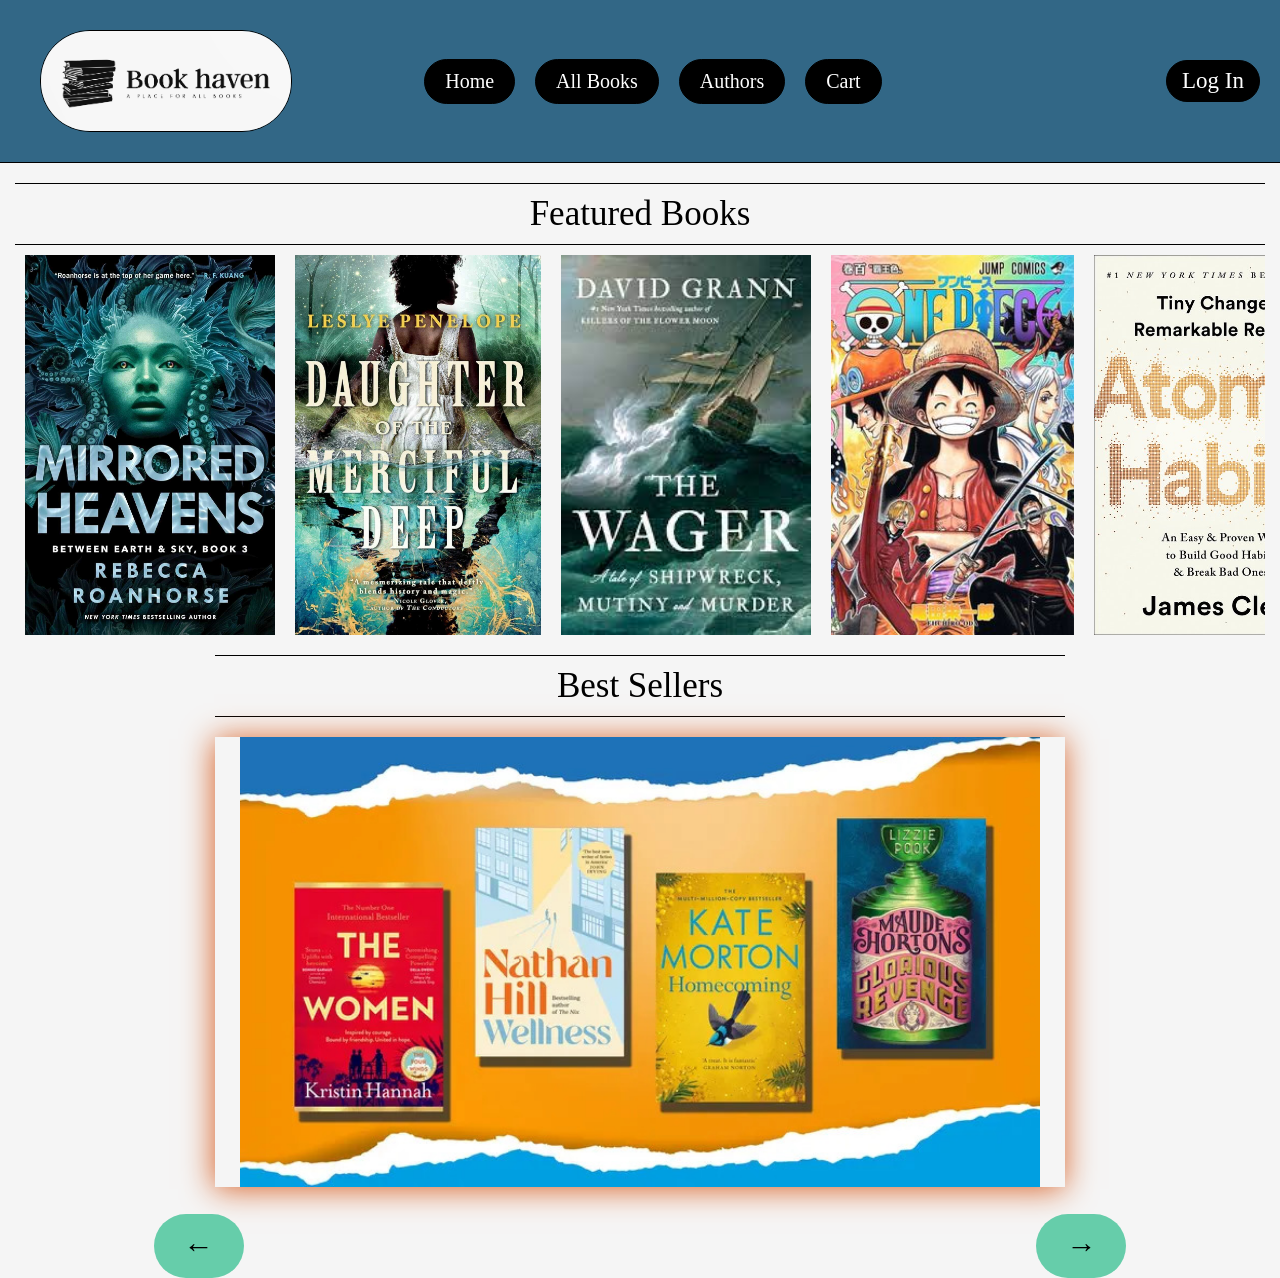
<file: index.html>
<!DOCTYPE html>
<html lang="en">
<head>
    <meta charset="UTF-8">
    <meta name="viewport" content="width=device-width, initial-scale=1.0">
    <link rel="stylesheet" href="style.css">
    <script src="script.js"></script>
    <link rel="shortcut icon" href="favicon_io (1)/icon1.png" type="image/x-icon">
    <title>Book Haven</title>
</head>
<body>
    <div id="main">
        <div id="nav">
            <img src="images/logo.png" alt="">
            <div id="nav-part">
                <a href="index.html">Home</a>
                <a href="allbooks.html">All Books</a>
                <a href="authors.html">Authors</a>
                <a href="cart.html">Cart</a>
            </div>
            <div id="search">

            </div>
            <button onclick="login()">Log In</button>
        </div>
        <div id="books">
            <div id="featured">
                <h2>Featured Books</h2>
                <div id="book-slider">
                    <button id="prevBtn" onclick="slidePrev()">&#9664;</button> <!-- Left Arrow -->
                    <div id="booklist">
                        <div id="book-container">
                            <img src="images/book1.jpg" alt="book1" tabindex="0" onfocus="bookZoomIn(this)" onblur="bookZoomOut(this)">
                            <img src="images/book2.jpg" alt="book2" tabindex="0" onfocus="bookZoomIn(this)" onblur="bookZoomOut(this)">
                            <img src="images/book3.jpeg" alt="book3" tabindex="0" onfocus="bookZoomIn(this)" onblur="bookZoomOut(this)">
                            <img src="images/book4.jpg" alt="book4" tabindex="0" onfocus="bookZoomIn(this)" onblur="bookZoomOut(this)">
                            <img src="images/book5.jpg" alt="book5" tabindex="0" onfocus="bookZoomIn(this)" onblur="bookZoomOut(this)">
                            <img src="images/book6.jpg" alt="book6" tabindex="0" onfocus="bookZoomIn(this)" onblur="bookZoomOut(this)">
                            <img src="images/book7.jpg" alt="book7" tabindex="0" onfocus="bookZoomIn(this)" onblur="bookZoomOut(this)">
                            <img src="images/book8.jpg" alt="book8" tabindex="0" onfocus="bookZoomIn(this)" onblur="bookZoomOut(this)">
                            <img src="images/book9.jpg" alt="book9" tabindex="0" onfocus="bookZoomIn(this)" onblur="bookZoomOut(this)">
                            <img src="images/book10.png" alt="book10" tabindex="0" onfocus="bookZoomIn(this)" onblur="bookZoomOut(this)">
                            <img src="images/book11.jpeg" alt="book11" tabindex="0" onfocus="bookZoomIn(this)" onblur="bookZoomOut(this)">
                        </div>                        
                    </div>
                    <button id="nextBtn" onclick="slideNext()">&#9654;</button> <!-- Right Arrow -->
                </div>
            </div>
            
            <div id="bestsell">
                <h2>Best Sellers</h2>
                <button id="prevButton" onclick="prev()"><b>←</b></button>
                <img src="images/fiction.jpg" id="bestbks" onmouseover="zoomIn(this)" onmouseout="zoomOut(this)" alt="fiction">
                <button id="nextButton" onclick="next()"><b>→</b></button>
               
            </div>
                         
        </div>
    </div>
</body>
</html>
</file>
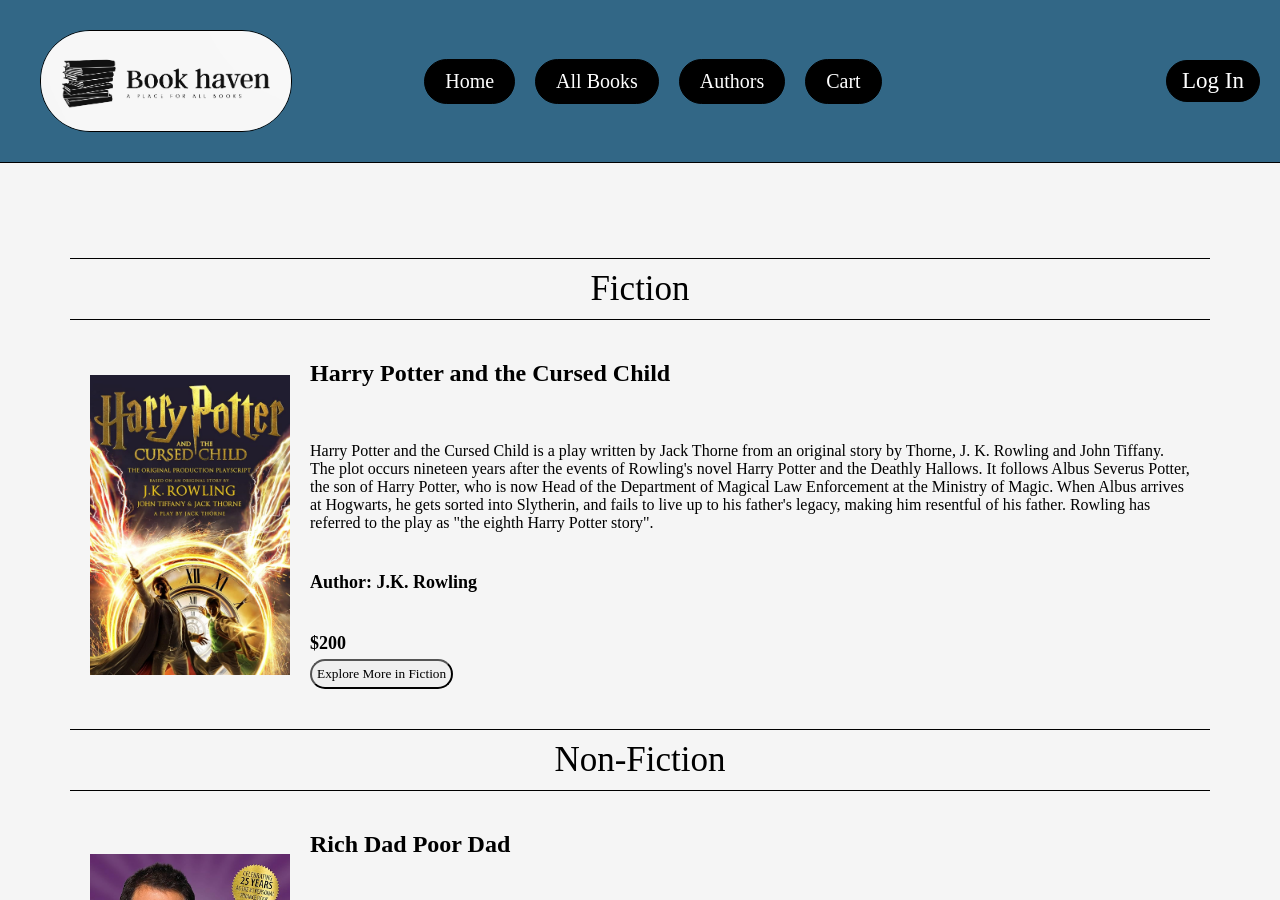
<file: allbooks.html>
<html>
<head>
    <title>Document</title>
    <link rel="shortcut icon" href="favicon_io (1)/icon1.png" type="image/x-icon">
</head>
<frameset rows="18%, 50%" noresize border="no">
    <frame src="page1.html" name="f1" >
    <frame src="page2.html" name="f2" >
</frameset>
</html>
</file>
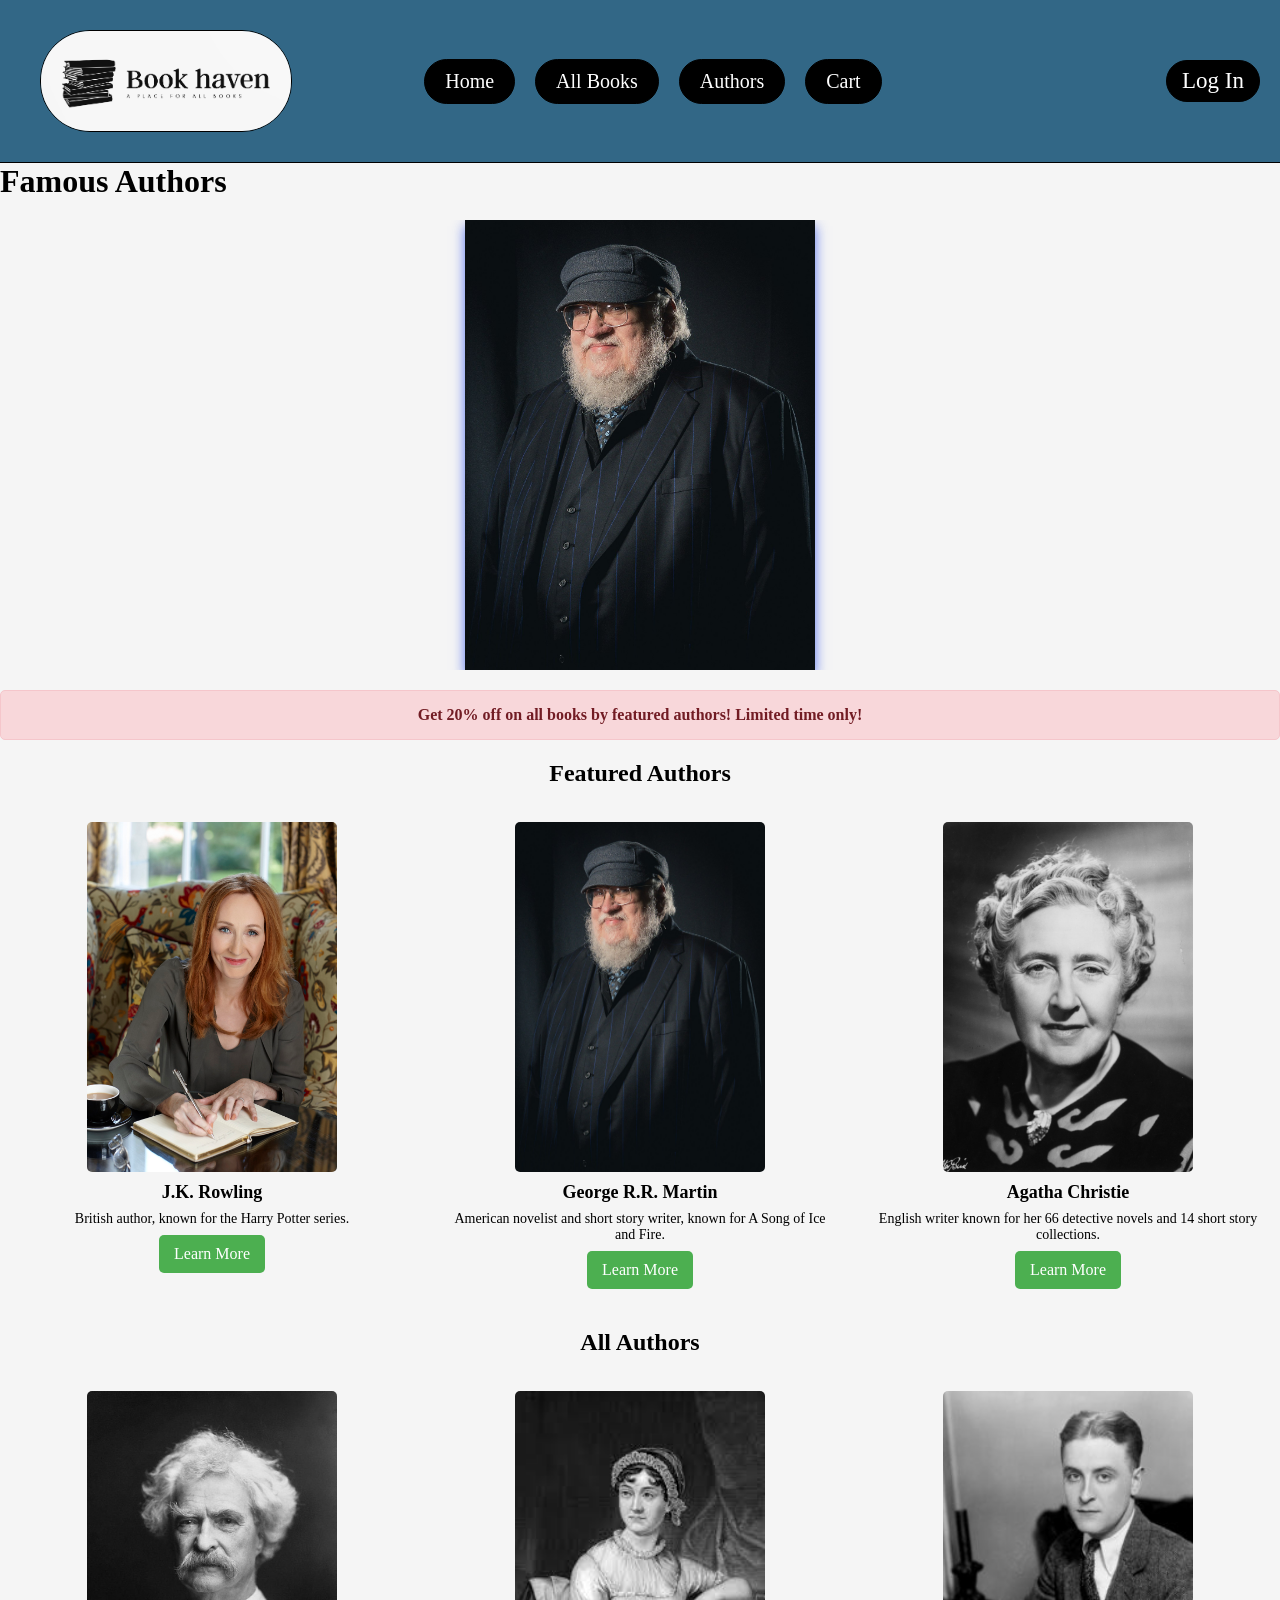
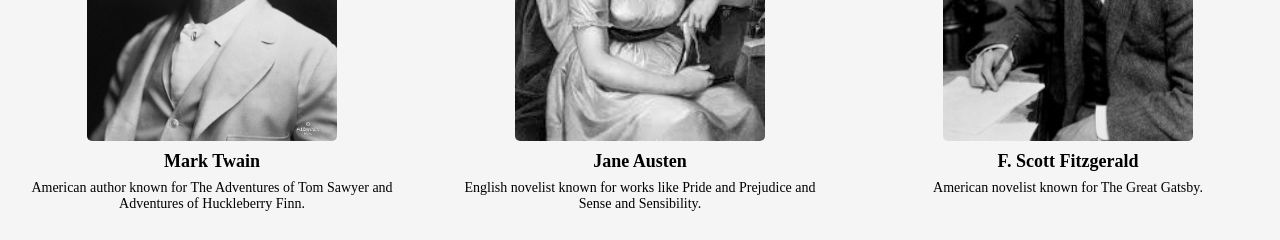
<file: authors.html>
<!DOCTYPE html>
<html lang="en">
<head>
    <meta charset="UTF-8">
    <meta name="viewport" content="width=device-width, initial-scale=1.0">
    <link rel="stylesheet" href="style.css">
    <script src="script.js"></script>
    <title>Authors</title>
</head>
<body onload="DisplayBanners()">
    <div id="main">
        <div id="nav">
            <img src="images/logo.png" alt="">
            <div id="nav-part">
                <a href="index.html">Home</a>
                <a href="allbooks.html">All Books</a>
                <a href="authors.html">Authors</a>
                <a href="cart.html">Cart</a>
            </div>
            <div id="search">

            </div>
            <button onclick="login()">Log In</button>
        </div>

        <div id="title">
            <h1>Famous Authors</h1>
        </div>
        <div id="imgbanner">
            <img src="images/author1.jpg" alt="" id="RotateBanner">
        </div>

        <div id="banner">
            <p>Get 20% off on all books by featured authors! Limited time only!</p>
        </div>        

        <div id="featured-authors">
            <h2 id="featured-authors-title">Featured Authors</h2>
            <div id="author">
                <img src="images/author1.jpg" alt="Author 1" id="author-image">
                <h3 id="author-name">J.K. Rowling</h3>
                <p id="author-description">British author, known for the Harry Potter series.</p>
                <a href="https://en.wikipedia.org/wiki/J._K._Rowling" target="_blank" id="author-link">Learn More</a>
            </div>
            <div id="author">
                <img src="images/author2.jpg" alt="Author 2" id="author-image">
                <h3 id="author-name">George R.R. Martin</h3>
                <p id="author-description">American novelist and short story writer, known for A Song of Ice and Fire.</p>
                <a href="https://en.wikipedia.org/wiki/George_R._R._Martin" target="_blank" id="author-link">Learn More</a>
            </div>
            <div id="author">
                <img src="images/author3.jpg" alt="Author 3" id="author-image">
                <h3 id="author-name">Agatha Christie</h3>
                <p id="author-description">English writer known for her 66 detective novels and 14 short story collections.</p>
                <a href="https://en.wikipedia.org/wiki/Agatha_Christie" target="_blank" id="author-link">Learn More</a>
            </div>
        </div>

        <div id="all-authors">
            <h2 id="all-authors-title">All Authors</h2>
            <div id="author-list">
                <div id="author-card">
                    <img src="images/author4.jpg" alt="Author 4" id="author-card-image">
                    <h3 id="author-name">Mark Twain</h3>
                    <p id="author-description">American author known for The Adventures of Tom Sawyer and Adventures of Huckleberry Finn.</p>
                </div>
                <div id="author-card">
                    <img src="images/author5.jpeg" alt="Author 5" id="author-card-image">
                    <h3 id="author-name">Jane Austen</h3>
                    <p id="author-description">English novelist known for works like Pride and Prejudice and Sense and Sensibility.</p>
                </div>
                <div id="author-card">
                    <img src="images/author6.jpg" alt="Author 6" id="author-card-image">
                    <h3 id="author-name">F. Scott Fitzgerald</h3>
                    <p id="author-description">American novelist known for The Great Gatsby.</p>
                </div>
                <!-- Add more authors as needed -->
            </div>
        </div>
    </div>
</body>
</html>
</file>
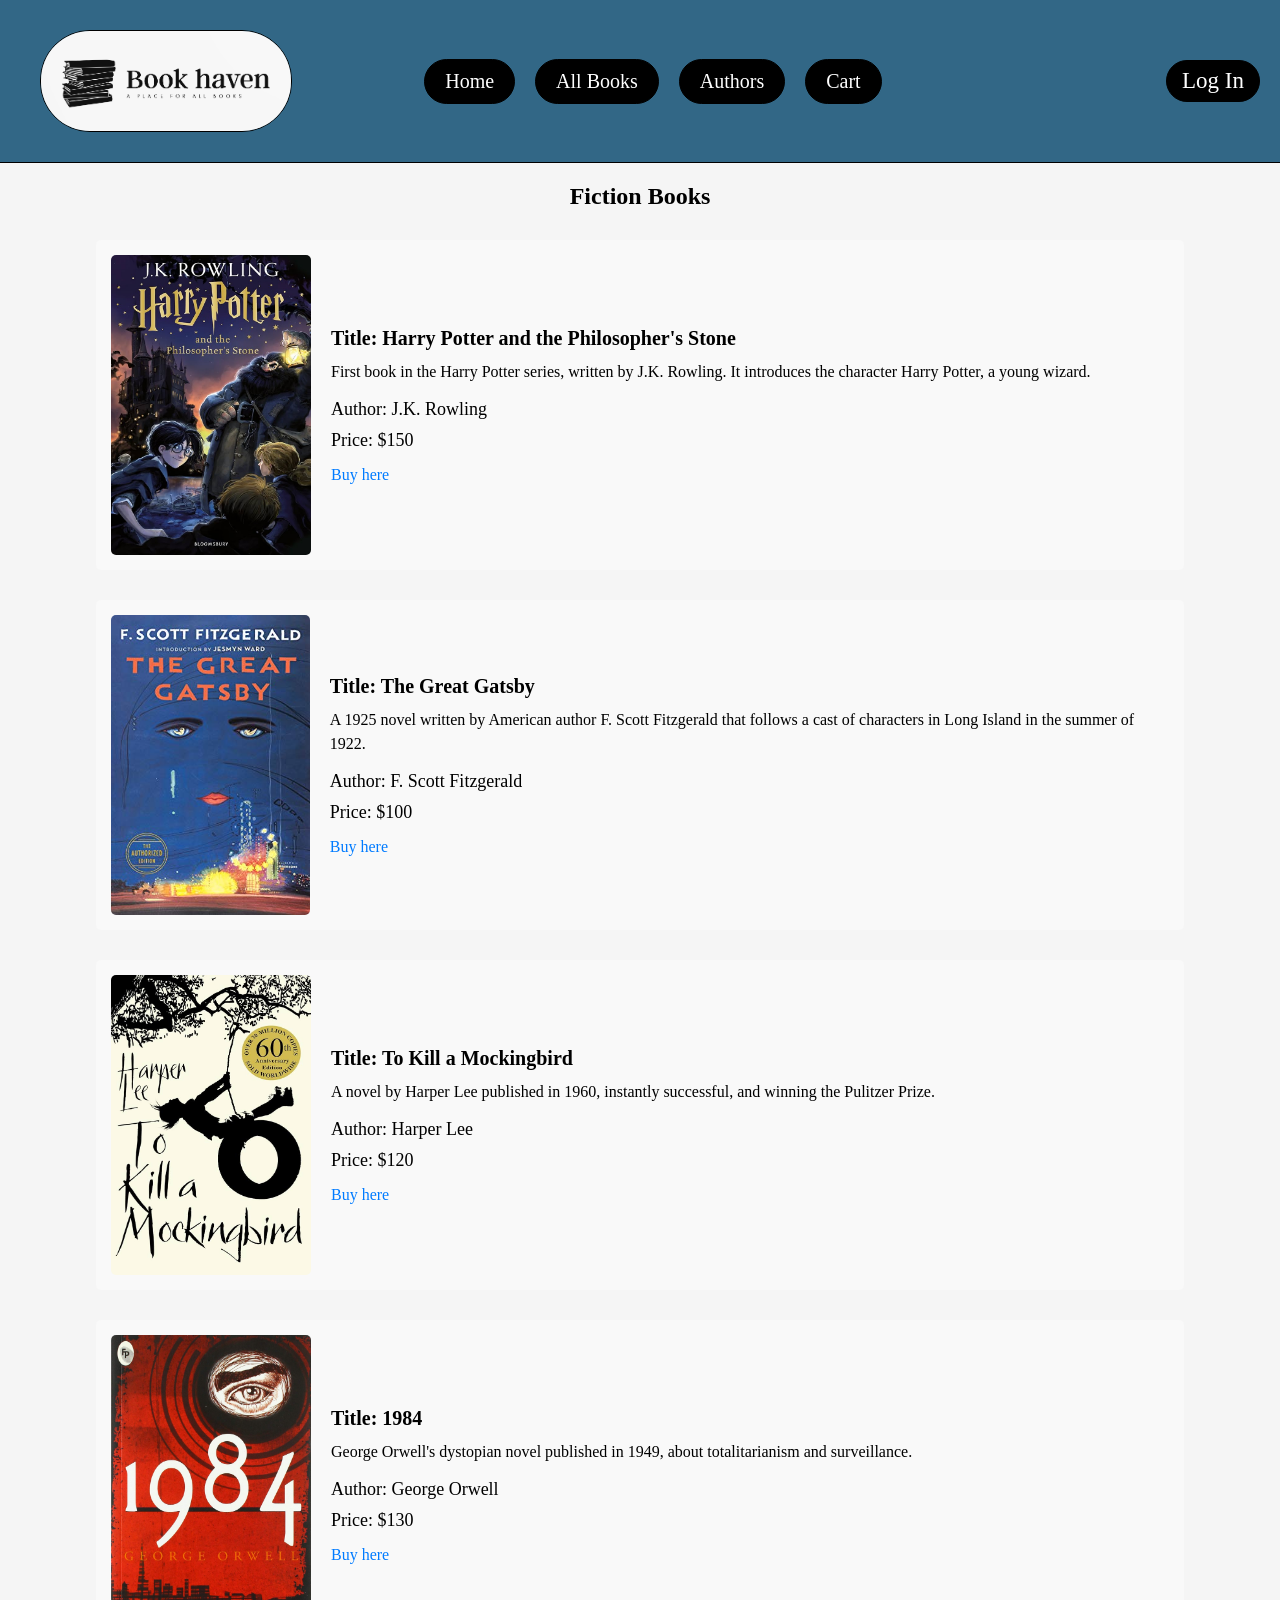
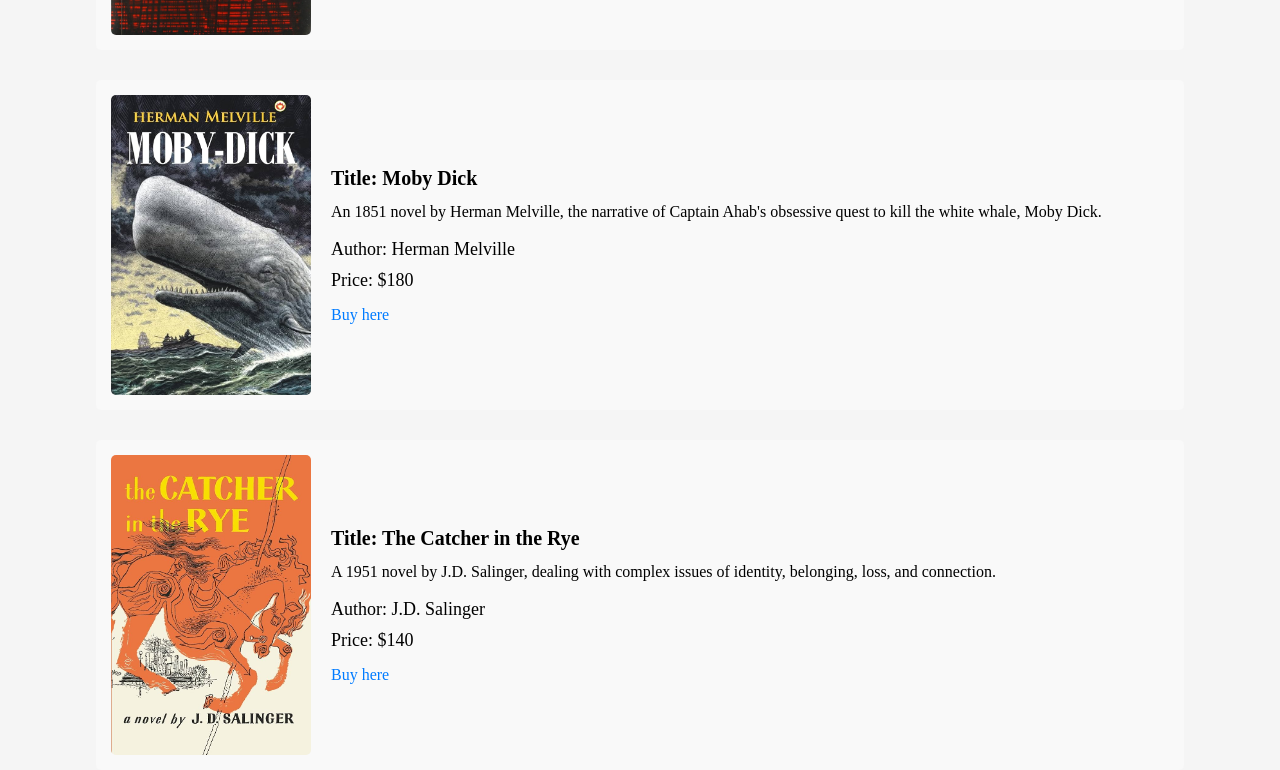
<file: fiction.html>
<!DOCTYPE html>
<html lang="en">
<head>
    <meta charset="UTF-8">
    <meta name="viewport" content="width=device-width, initial-scale=1.0">
    <link rel="stylesheet" href="style.css">
    <title>Fiction Books</title>
</head>
<body>
    <div id="main">
        <div id="nav">
            <img src="images/logo.png" alt="">
            <div id="nav-part">
                <a href="index.html">Home</a>
                <a href="allbooks.html">All Books</a>
                <a href="authors.html">Authors</a>
                <a href="cart.html">Cart</a>
            </div>
            <div id="search">
    
            </div>
        <button onclick="login()">Log In</button>
    </div>

    <div id="fiction-books">
        <h2>Fiction Books</h2>

        <div id="book">
            <img src="images/fiction5.jpg" alt="Book 1">
            <div id="book-info">
                <h3>Title: Harry Potter and the Philosopher's Stone</h3>
                <p>First book in the Harry Potter series, written by J.K. Rowling. It introduces the character Harry Potter, a young wizard.</p>
                <h4>Author: J.K. Rowling</h4>
                <h4>Price: $150</h4>
                <a href="https://www.amazon.in/Harry-Potter-Philosophers-Stone-Rowling/dp/1408855658" target="_blank">Buy here</a>
            </div>
        </div>

        <div id="book">
            <img src="images/fiction6.jpg" alt="Book 2">
            <div id="book-info">
                <h3>Title: The Great Gatsby</h3>
                <p>A 1925 novel written by American author F. Scott Fitzgerald that follows a cast of characters in Long Island in the summer of 1922.</p>
                <h4>Author: F. Scott Fitzgerald</h4>
                <h4>Price: $100</h4>
                <a href="https://www.amazon.in/-/hi/F-Scott-Fitzgerald-ebook/dp/B000FC0PDA" target="_blank">Buy here</a>
            </div>
        </div>

        <div id="book">
            <img src="images/fiction7.jpg" alt="Book 3">
            <div id="book-info">
                <h3>Title: To Kill a Mockingbird</h3>
                <p>A novel by Harper Lee published in 1960, instantly successful, and winning the Pulitzer Prize.</p>
                <h4>Author: Harper Lee</h4>
                <h4>Price: $120</h4>
                <a href="https://www.amazon.in/Kill-Mockingbird-Harper-Lee/dp/0099549484" target="_blank">Buy here</a>
            </div>
        </div>

        <div id="book">
            <img src="images/fiction8.jpg" alt="Book 4">
            <div id="book-info">
                <h3>Title: 1984</h3>
                <p>George Orwell's dystopian novel published in 1949, about totalitarianism and surveillance.</p>
                <h4>Author: George Orwell</h4>
                <h4>Price: $130</h4>
                <a href="https://www.amazon.in/1984-George-Orwell/dp/1328869334" target="_blank">Buy here</a>
            </div>
        </div>

        <div id="book">
            <img src="images/fiction9.jpg" alt="Book 5">
            <div id="book-info">
                <h3>Title: Moby Dick</h3>
                <p>An 1851 novel by Herman Melville, the narrative of Captain Ahab's obsessive quest to kill the white whale, Moby Dick.</p>
                <h4>Author: Herman Melville</h4>
                <h4>Price: $180</h4>
                <a href="https://www.amazon.in/Moby-Dick-Herman-Melville/dp/9354866204" target="_blank">Buy here</a>
            </div>
        </div>

        <div id="book">
            <img src="images/fiction10.jpg" alt="Book 6">
            <div id="book-info">
                <h3>Title: The Catcher in the Rye</h3>
                <p>A 1951 novel by J.D. Salinger, dealing with complex issues of identity, belonging, loss, and connection.</p>
                <h4>Author: J.D. Salinger</h4>
                <h4>Price: $140</h4>
                <a href="https://www.amazon.in/Catcher-Rye-J-D-Salinger/dp/0316769487" target="_blank">Buy here</a>
            </div>
        </div>

    </div>
</body>
</html>
</file>
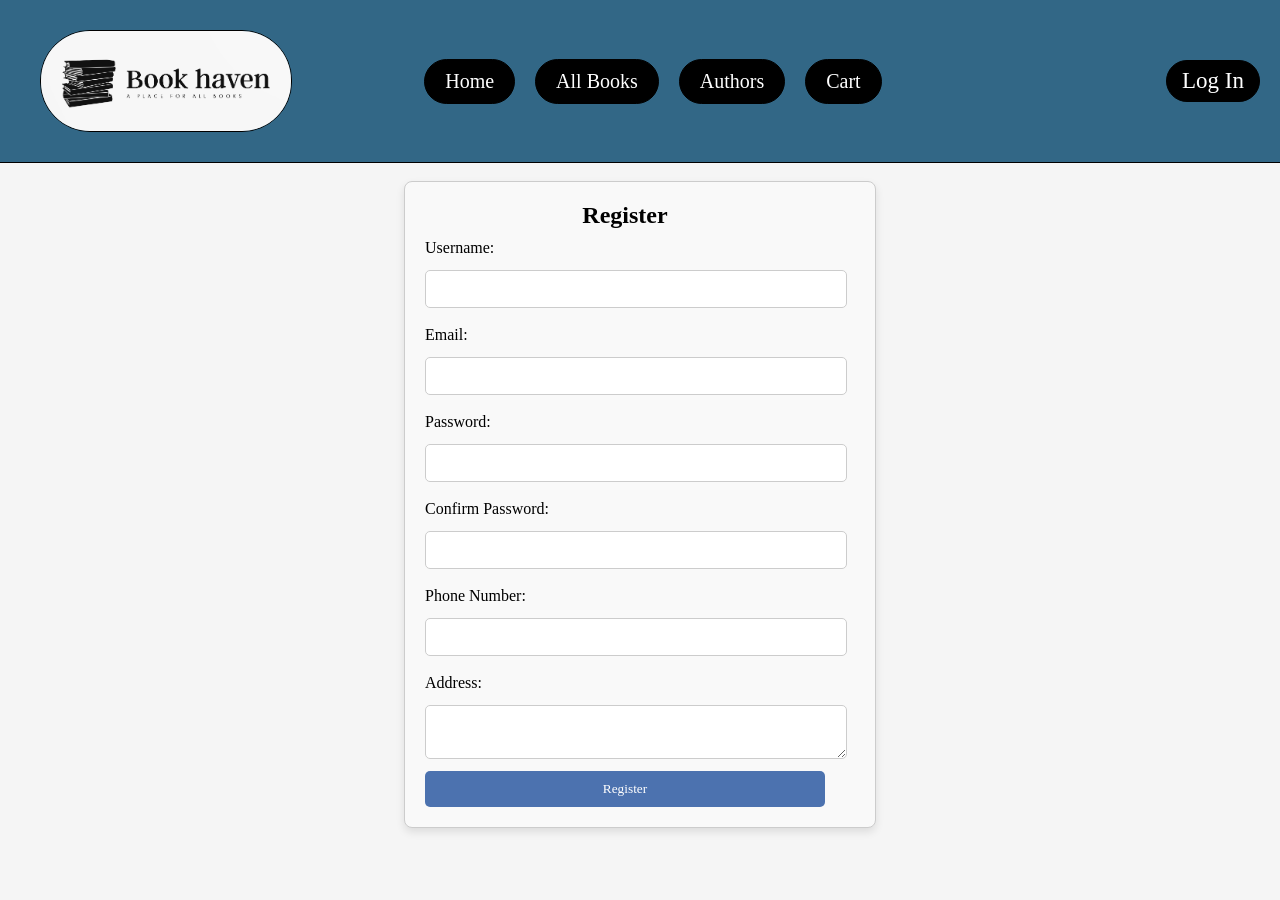
<file: form.html>
<!DOCTYPE html>
<html lang="en">
<head>
    <meta charset="UTF-8">
    <meta name="viewport" content="width=device-width, initial-scale=1.0">
    <link rel="stylesheet" href="style.css">
    <title>Registration</title>
    <script src="script.js" defer></script>
</head>
<body>
    <div id="nav">
        <img src="images/logo.png" alt="">
        <div id="nav-part">
            <a href="index.html">Home</a>
            <a href="allbooks.html">All Books</a>
            <a href="authors.html">Authors</a>
            <a href="cart.html">Cart</a>
        </div>
        <div id="search"></div>
        <button onclick="login()">Log In</button>
    </div>
    <br>
    <div id="registration-form">
        <h2>Register</h2>
        <form id="regForm">
            <label for="username">Username:</label>
            <input type="text" id="username" name="username" required>

            <label for="email">Email:</label>
            <input type="email" id="email" name="email" required>

            <label for="password">Password:</label>
            <input type="password" id="password" name="password" required>

            <label for="confirm-password">Confirm Password:</label>
            <input type="password" id="confirm-password" name="confirm-password" required>

            <label for="phone">Phone Number:</label>
            <input type="tel" id="phone" name="phone" required>

            <label for="address">Address:</label>
            <textarea id="address" name="address" required></textarea>

            <input type="submit" value="Register">
        </form>
    </div>
    <br>
</body>
</html>
</file>
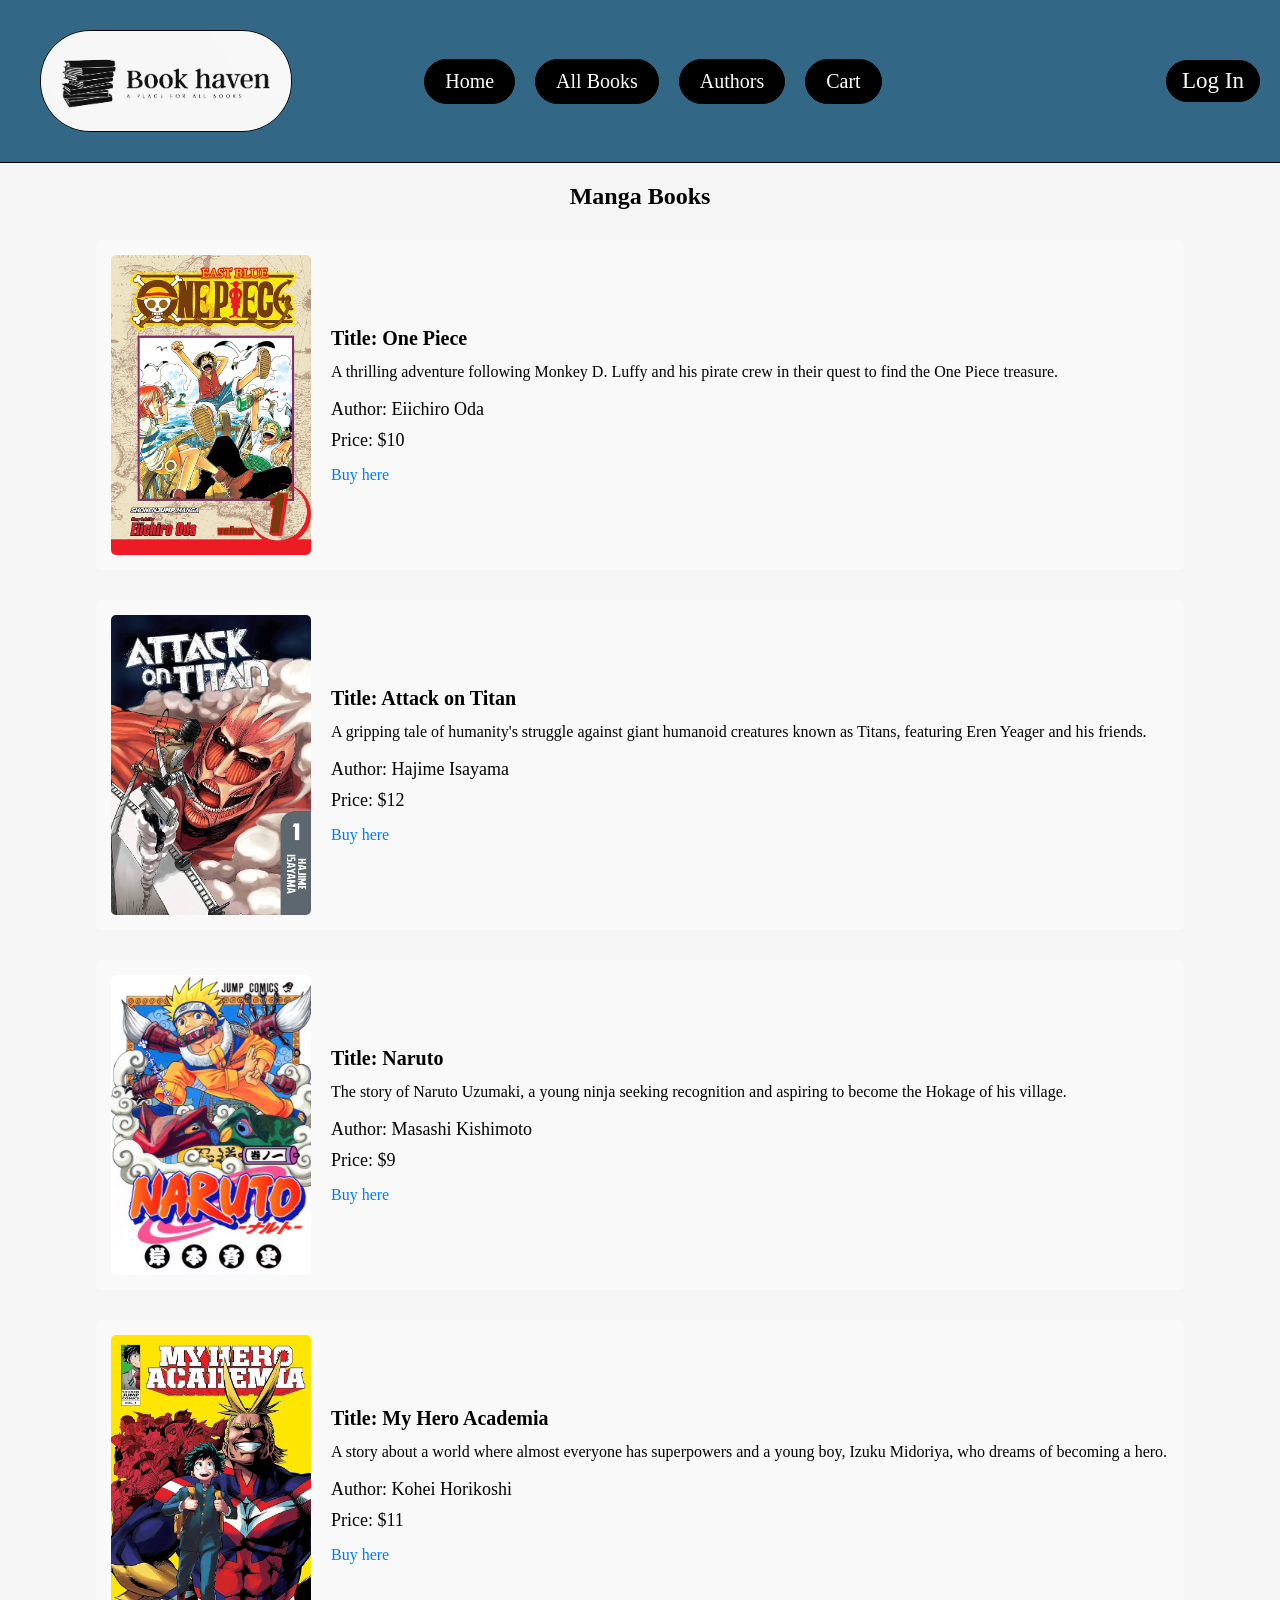
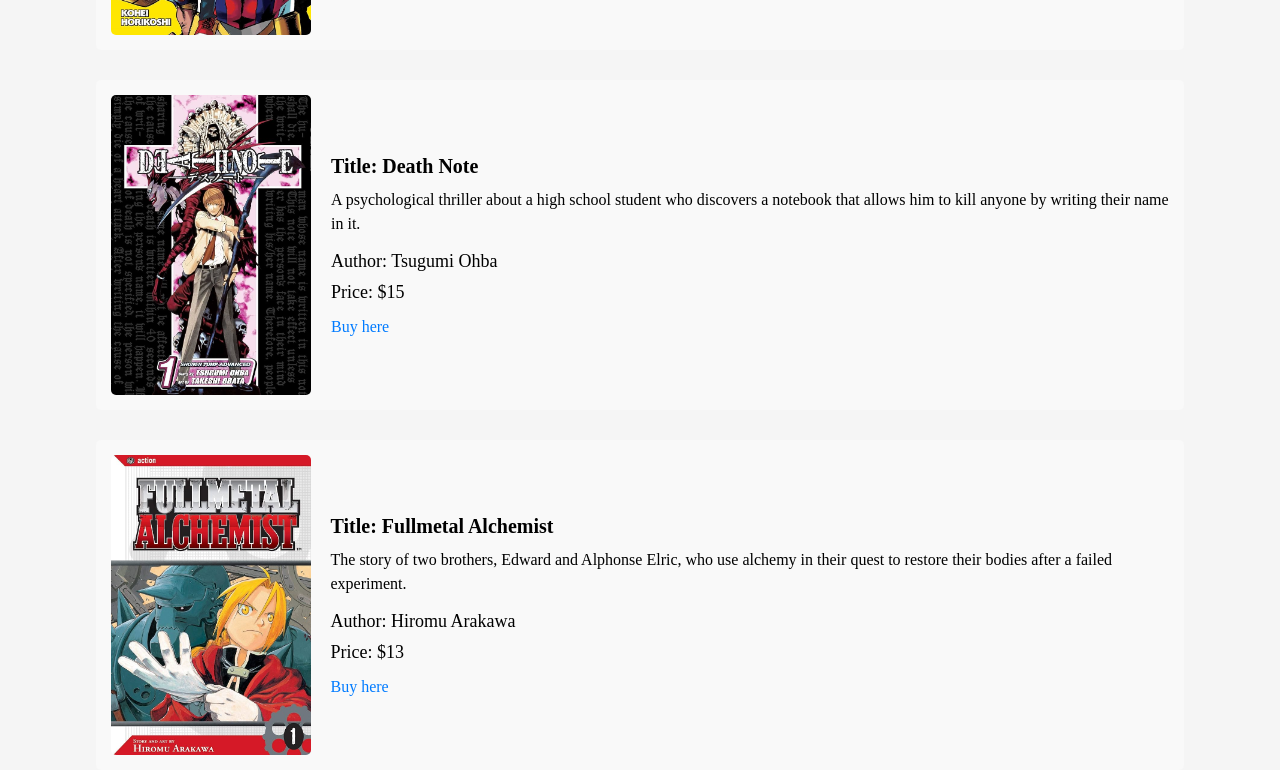
<file: manga.html>
<!DOCTYPE html>
<html lang="en">
<head>
    <meta charset="UTF-8">
    <meta name="viewport" content="width=device-width, initial-scale=1.0">
    <link rel="stylesheet" href="style.css">
    <title>Manga Books</title>
</head>
<body>
    <div id="main">
        <div id="nav">
            <img src="images/logo.png" alt="Logo">
            <div id="nav-part">
                <a href="index.html">Home</a>
                <a href="allbooks.html">All Books</a>
                <a href="authors.html">Authors</a>
                <a href="cart.html">Cart</a>
            </div>
            <div id="search">
                <!-- Search functionality can be added here -->
            </div>
            <button onclick="login()">Log In</button>
        </div>

        <div id="fiction-books">
            <h2>Manga Books</h2>

            <div id="book">
                <img src="images/manga2.jpg" alt="Book 1">
                <div id="book-info">
                    <h3>Title: One Piece</h3>
                    <p>A thrilling adventure following Monkey D. Luffy and his pirate crew in their quest to find the One Piece treasure.</p>
                    <h4>Author: Eiichiro Oda</h4>
                    <h4>Price: $10</h4>
                    <a href="https://www.amazon.in/One-Piece-1-Eiichiro-Oda/dp/1421534513" target="_blank">Buy here</a>
                </div>
            </div>

            <div id="book">
                <img src="images/manga4.jpg" alt="Book 2">
                <div id="book-info">
                    <h3>Title: Attack on Titan</h3>
                    <p>A gripping tale of humanity's struggle against giant humanoid creatures known as Titans, featuring Eren Yeager and his friends.</p>
                    <h4>Author: Hajime Isayama</h4>
                    <h4>Price: $12</h4>
                    <a href="https://www.amazon.in/Attack-Titan-1-Hajime-Isayama/dp/1612620240" target="_blank">Buy here</a>
                </div>
            </div>

            <div id="book">
                <img src="images/manga3.jpg" alt="Book 3">
                <div id="book-info">
                    <h3>Title: Naruto</h3>
                    <p>The story of Naruto Uzumaki, a young ninja seeking recognition and aspiring to become the Hokage of his village.</p>
                    <h4>Author: Masashi Kishimoto</h4>
                    <h4>Price: $9</h4>
                    <a href="https://www.amazon.in/Naruto-1-Masashi-Kishimoto/dp/1421517697" target="_blank">Buy here</a>
                </div>
            </div>

            <div id="book">
                <img src="images/manga5.jpg" alt="Book 4">
                <div id="book-info">
                    <h3>Title: My Hero Academia</h3>
                    <p>A story about a world where almost everyone has superpowers and a young boy, Izuku Midoriya, who dreams of becoming a hero.</p>
                    <h4>Author: Kohei Horikoshi</h4>
                    <h4>Price: $11</h4>
                    <a href="https://www.amazon.in/My-Hero-Academia-1/dp/142159408X" target="_blank">Buy here</a>
                </div>
            </div>

            <div id="book">
                <img src="images/manga1.jpg" alt="Book 5">
                <div id="book-info">
                    <h3>Title: Death Note</h3>
                    <p>A psychological thriller about a high school student who discovers a notebook that allows him to kill anyone by writing their name in it.</p>
                    <h4>Author: Tsugumi Ohba</h4>
                    <h4>Price: $15</h4>
                    <a href="https://www.amazon.in/Death-Note-Black-Edition-1/dp/142153966X" target="_blank">Buy here</a>
                </div>
            </div>

            <div id="book">
                <img src="images/manga6.jpg" alt="Book 6">
                <div id="book-info">
                    <h3>Title: Fullmetal Alchemist</h3>
                    <p>The story of two brothers, Edward and Alphonse Elric, who use alchemy in their quest to restore their bodies after a failed experiment.</p>
                    <h4>Author: Hiromu Arakawa</h4>
                    <h4>Price: $13</h4>
                    <a href="https://www.amazon.in/Fullmetal-Alchemist-1-Hiromu-Arakawa/dp/1421518328" target="_blank">Buy here</a>
                </div>
            </div>

        </div>
    </div>
</body>
</html>
</file>
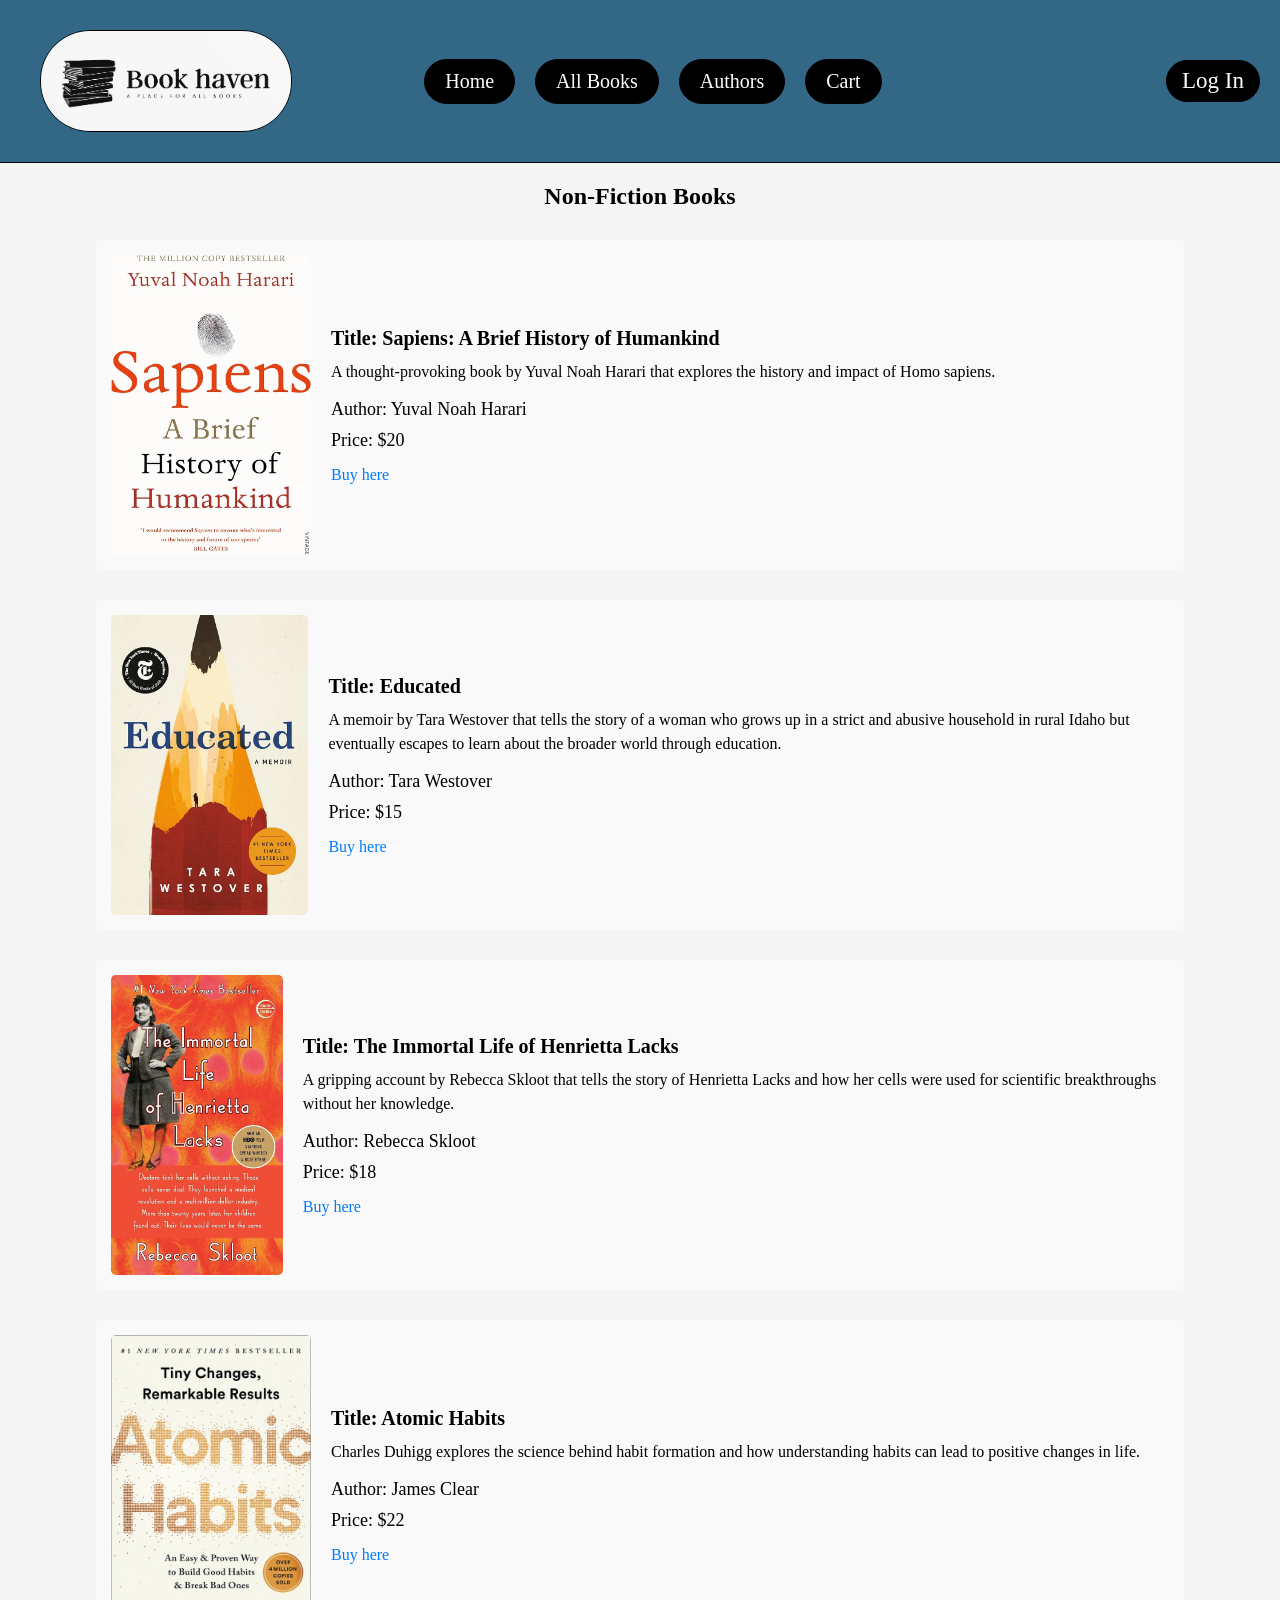
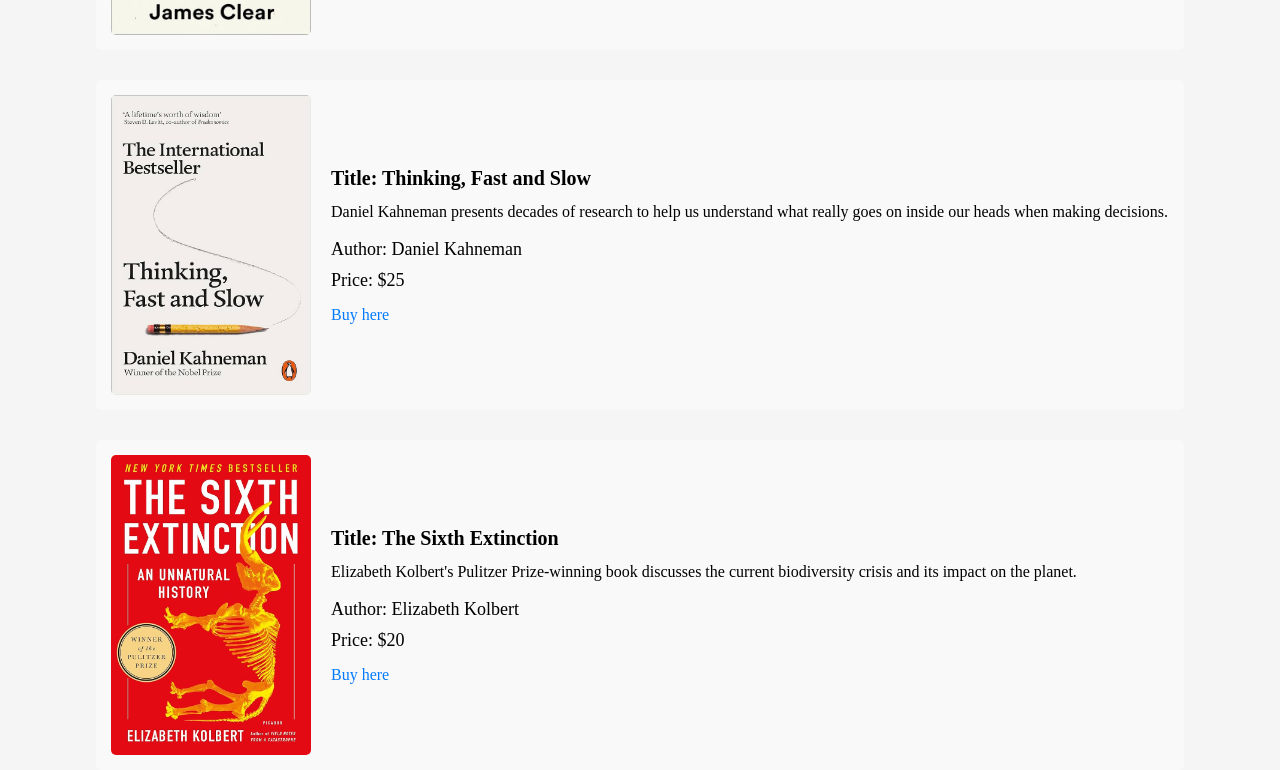
<file: nonfic.html>
<!DOCTYPE html>
<html lang="en">
<head>
    <meta charset="UTF-8">
    <meta name="viewport" content="width=device-width, initial-scale=1.0">
    <link rel="stylesheet" href="style.css">
    <title>Non-Fiction Books</title>
</head>
<body>
    <div id="main">
        <div id="nav">
            <img src="images/logo.png" alt="Logo">
            <div id="nav-part">
                <a href="index.html">Home</a>
                <a href="allbooks.html">All Books</a>
                <a href="authors.html">Authors</a>
                <a href="cart.html">Cart</a>
            </div>
            <div id="search">
                <!-- Search functionality can be added here -->
            </div>
            <button onclick="login()">Log In</button>
        </div>

        <div id="fiction-books">
            <h2>Non-Fiction Books</h2>

            <div id="book">
                <img src="images/nonfic1.jpg" alt="Book 1">
                <div id="book-info">
                    <h3>Title: Sapiens: A Brief History of Humankind</h3>
                    <p>A thought-provoking book by Yuval Noah Harari that explores the history and impact of Homo sapiens.</p>
                    <h4>Author: Yuval Noah Harari</h4>
                    <h4>Price: $20</h4>
                    <a href="https://www.amazon.in/Sapiens-Brief-History-Humankind/dp/0062316091" target="_blank">Buy here</a>
                </div>
            </div>

            <div id="book">
                <img src="images/nonfic2.jpg" alt="Book 2">
                <div id="book-info">
                    <h3>Title: Educated</h3>
                    <p>A memoir by Tara Westover that tells the story of a woman who grows up in a strict and abusive household in rural Idaho but eventually escapes to learn about the broader world through education.</p>
                    <h4>Author: Tara Westover</h4>
                    <h4>Price: $15</h4>
                    <a href="https://www.amazon.in/Educated-Memoir-Tara-Westover/dp/0399590501" target="_blank">Buy here</a>
                </div>
            </div>

            <div id="book">
                <img src="images/nonfic3.jpg" alt="Book 3">
                <div id="book-info">
                    <h3>Title: The Immortal Life of Henrietta Lacks</h3>
                    <p>A gripping account by Rebecca Skloot that tells the story of Henrietta Lacks and how her cells were used for scientific breakthroughs without her knowledge.</p>
                    <h4>Author: Rebecca Skloot</h4>
                    <h4>Price: $18</h4>
                    <a href="https://www.amazon.in/Immortal-Life-Henrietta-Lacks/dp/1400052173" target="_blank">Buy here</a>
                </div>
            </div>

            <div id="book">
                <img src="images/book5.jpg" alt="Book 4">
                <div id="book-info">
                    <h3>Title: Atomic Habits</h3>
                    <p>Charles Duhigg explores the science behind habit formation and how understanding habits can lead to positive changes in life.</p>
                    <h4>Author: James Clear</h4>
                    <h4>Price: $22</h4>
                    <a href="https://www.amazon.in/Power-Habit-What-Life-Business/dp/081298160X" target="_blank">Buy here</a>
                </div>
            </div>

            <div id="book">
                <img src="images/nonfic4.jpg" alt="Book 5">
                <div id="book-info">
                    <h3>Title: Thinking, Fast and Slow</h3>
                    <p>Daniel Kahneman presents decades of research to help us understand what really goes on inside our heads when making decisions.</p>
                    <h4>Author: Daniel Kahneman</h4>
                    <h4>Price: $25</h4>
                    <a href="https://www.amazon.in/Thinking-Fast-Slow-Daniel-Kahneman/dp/0141033576" target="_blank">Buy here</a>
                </div>
            </div>

            <div id="book">
                <img src="images/nonfic6.jpg" alt="Book 6">
                <div id="book-info">
                    <h3>Title: The Sixth Extinction</h3>
                    <p>Elizabeth Kolbert's Pulitzer Prize-winning book discusses the current biodiversity crisis and its impact on the planet.</p>
                    <h4>Author: Elizabeth Kolbert</h4>
                    <h4>Price: $20</h4>
                    <a href="https://www.amazon.in/Sixth-Extinction-Unnatural-History/dp/1250062187" target="_blank">Buy here</a>
                </div>
            </div>

        </div>
    </div>
</body>
</html>
</file>
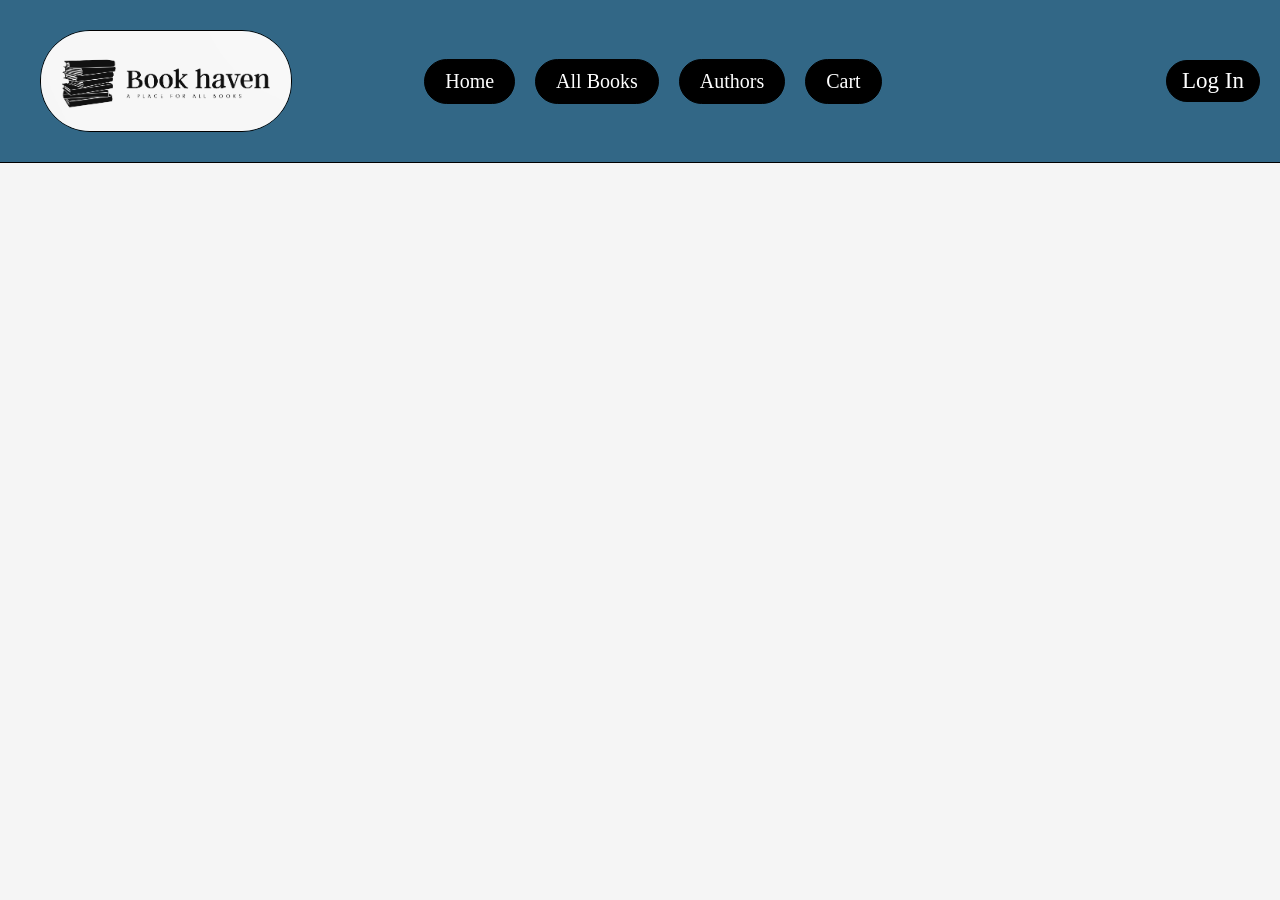
<file: page1.html>
<!DOCTYPE html>
<html lang="en">
<head>
    <meta charset="UTF-8">
    <meta name="viewport" content="width=device-width, initial-scale=1.0">
    <title>Document</title>
    <link rel="stylesheet" href="style.css">
    <script src="script.js"></script>
</head>
<body>
    <div id="main">
        <div id="nav">
            <img src="images/logo.png" alt="">
            <div id="nav-part">
                <a href="index.html" target="_parent">Home</a>
                <a href="allbooks.html" target="_parent">All Books</a>
                <a href="authors.html" target="_parent">Authors</a>
                <a href="cart.html" target="_parent">Cart</a>
            </div>
            <div id="search">

            </div>
            <button onclick="login()">Log In</button>
        </div>
    </div>
</body>
</html>
</file>
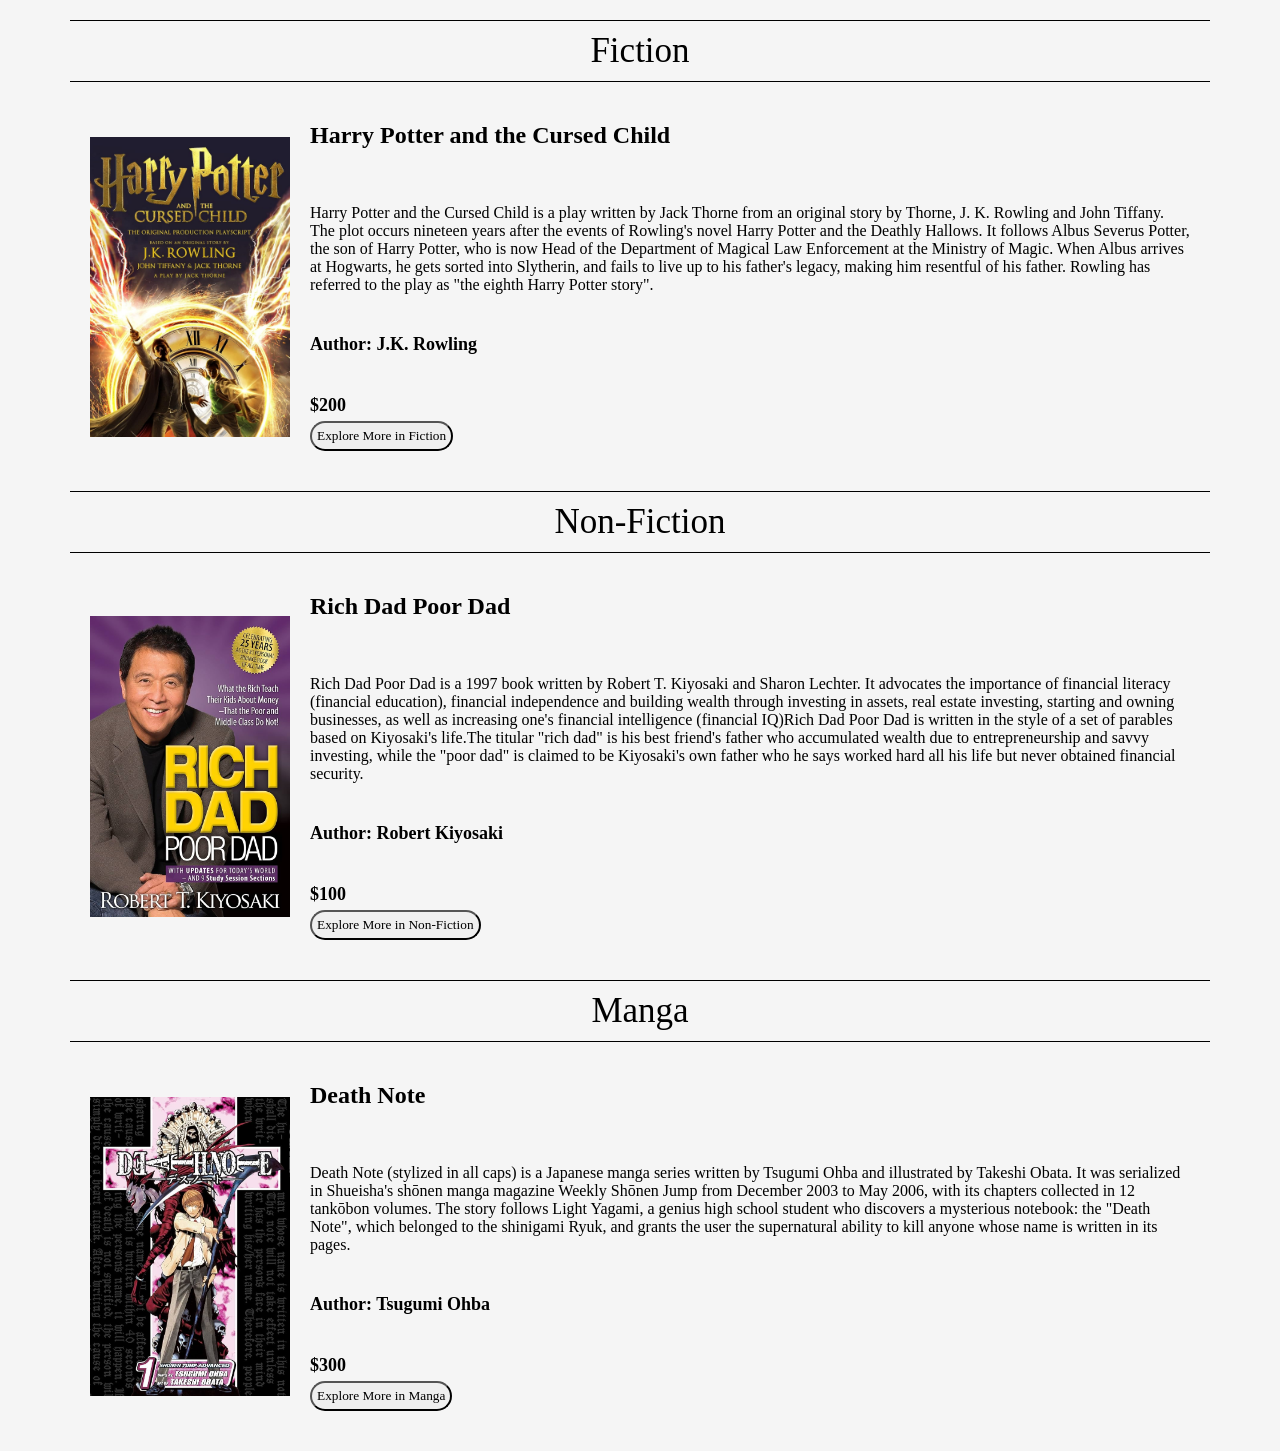
<file: page2.html>
<!DOCTYPE html>
<html lang="en">
<head>
    <meta charset="UTF-8">
    <meta name="viewport" content="width=device-width, initial-scale=1.0">
    <link rel="stylesheet" href="style.css">
    <script src="script.js"></script>
    <link rel="shortcut icon" href="favicon_io (1)/icon1.png" type="image/x-icon">
    <title>Document</title>
</head>
<body>
    <div id="allbooks">
            <div id="fiction" >
                <h2>Fiction</h2>
                <div id="ficbooks">
                    <img src="images/fiction3.jpg" alt="" tabindex="0" onfocus="colorChange()" onblur="colorBack()">
                    <div>
                        <h3>Harry Potter and the Cursed Child</h3>
                        <p>Harry Potter and the Cursed Child is a play written by Jack Thorne from an original story by Thorne, J. K. Rowling and John Tiffany. The plot occurs nineteen years after the events of Rowling's novel Harry Potter and the Deathly Hallows. It follows Albus Severus Potter, the son of Harry Potter, who is now Head of the Department of Magical Law Enforcement at the Ministry of Magic. When Albus arrives at Hogwarts, he gets sorted into Slytherin, and fails to live up to his father's legacy, making him resentful of his father. Rowling has referred to the play as "the eighth Harry Potter story".</p>
                        <h4>Author: J.K. Rowling</h4>
                        <h4>$200</h4>
                        <button onclick="navigateToFiction()" >Explore More in Fiction</button>
                    </div>
                </div>
            </div>
            <div id="nonfic">
                <h2>Non-Fiction</h2>
                <div id="ficbooks">
                    <img src="images/book6.jpg" alt="" tabindex="0" onfocus="colorChange1()" onblur="colorBack1()">
                    <div>
                        <h3>Rich Dad Poor Dad</h3>
                        <p>Rich Dad Poor Dad is a 1997 book written by Robert T. Kiyosaki and Sharon Lechter. It advocates the importance of financial literacy (financial education), financial independence and building wealth through investing in assets, real estate investing, starting and owning businesses, as well as increasing one's financial intelligence (financial IQ)Rich Dad Poor Dad is written in the style of a set of parables based on Kiyosaki's life.The titular "rich dad" is his best friend's father who accumulated wealth due to entrepreneurship and savvy investing, while the "poor dad" is claimed to be Kiyosaki's own father who he says worked hard all his life but never obtained financial security.</p>
                        <h4>Author: Robert Kiyosaki</h4>
                        <h4>$100</h4>
                        <button onclick="navigateToNonfic()" >Explore More in Non-Fiction</button>
                    </div>
                </div>
            </div>
            <div id="manga">
                <h2>Manga</h2>
                <div id="ficbooks">
                    <img src="images/manga1.jpg" alt="" tabindex="0" onfocus="colorChange2()" onblur="colorBack2()">
                    <div>
                        <h3>Death Note</h3>
                        <p>Death Note (stylized in all caps) is a Japanese manga series written by Tsugumi Ohba and illustrated by Takeshi Obata. It was serialized in Shueisha's shōnen manga magazine Weekly Shōnen Jump from December 2003 to May 2006, with its chapters collected in 12 tankōbon volumes. The story follows Light Yagami, a genius high school student who discovers a mysterious notebook: the "Death Note", which belonged to the shinigami Ryuk, and grants the user the supernatural ability to kill anyone whose name is written in its pages.</p>
                        <h4>Author: Tsugumi Ohba</h4>
                        <h4>$300</h4>
                        <button onclick="navigateToManga()" >Explore More in Manga</button>                    
                    </div>
                </div>
            </div>
    </div>
</body>
</html>
</file>
<file: style.css>
*{
    margin: 0%;
    padding: 0%;
    font-family: 'Times New Roman', Times, serif;
}

html, body{
    height: 100%;
    width: 100%;
    background-color: whitesmoke;
}

#nav {
    display: flex;
    text-decoration: none;
    align-items: center;
    justify-content: space-between;
    border-bottom: 1px solid black;
    padding: 30px 20px;
    background-color: #326786;
    
}
#nav-part{
    display: flex;
    
}
#nav a{
    display: flex;
    justify-content: center;
    flex-direction: row;
    text-decoration: none;
    font-size: 20px;
    color: white;
    padding: 10px 20px;
    border-radius: 50px;
    position: relative;
    background-color: black;
    margin-right: 20px;
    border: 1px solid black;
}
#nav img{
    width: 250px;
    height: 100px;
    border-radius: 50px;
    margin-left: 20px   ;
    border: 1px solid black;
    display: flex;
    justify-content: left;
}

#nav a:hover{
    background-color: whitesmoke;
    color: black;
    transition: all ease 0.5s;
    overflow: hidden;
}

#nav button{
    text-decoration: none;
    font-size: 23px;
    padding: 7px 15px ;
    border: none;
    border-radius: 50px;
    font-weight: 500;
    border: 1px solid black;
    font-weight: light;
    background-color: black;
    color: white;
}

#nav button:hover{
    cursor: pointer;
    background-color: white;
    color: black;
    transition: all ease 0.5s;
    overflow: hidden;
}
#books{
    display: flex;
    flex-direction: column;
    align-items: center;
    margin: 20px 10px;
    
}

#books h2{
    padding: 10px 0px;
    text-align: center;
    font-weight: lighter;
    font-size: 35px;
    border-top: 1px solid black;
    border-bottom: 1px solid black;
}

#book-slider {
    display: flex;
    align-items: center;
    justify-content: center;
    position: relative;
    width: 100%;
    max-width: 1250px; /* Set max width for slider */
    margin: 0 auto;
}

#booklist {
    overflow: hidden; /* Hides the extra books */
    width: 1400px; /* Width to display 4 books at a time */
}

#book-container {
    display: flex;
    transition: transform 0.5s ease; /* Smooth sliding */
    margin-top: 10px;
    margin-bottom: 20px;
}

#book-container img {
    width: 300px;
    height: 380px;
    margin: 0 10px; /* Spacing between books */
    object-fit: contain;
    transition: all 0.5s ease;  
}

#prevBtn, #nextBtn {
    background-color: transparent;
    border: none;
    font-size: 40px;
    cursor: pointer;
    position: absolute;
    top: 48%;
    transform: translateY(-50%);
    z-index: 1;
}

#prevBtn {
    left: -50px; /* Positioning the left arrow button */
}

#nextBtn {
    right: -50px; /* Positioning the right arrow button */
}

#prevBtn:hover, #nextBtn:hover {
    color: rgb(63, 179, 208);
}
/* best seller button */
#bestsell img{
    margin: 20px 0px;
    height: 450px;
    width: 850px;
    box-shadow: -1.5px 1.5px 30px rgb(216, 96, 37);
    object-fit: contain; 
    transition: all 0.7s ease;  
}

#prevButton {
    padding: 15px 30px;
    border: none;
    font-size: 30px;
    border-radius: 50px;
    background-color: mediumaquamarine;
    position: absolute;
    left: 12%;
    bottom: -42%;
}
#nextButton {
    padding: 15px 30px;
    border: none;
    font-size: 30px;
    font-weight: bolder;
    border-radius: 50px;
    background-color: mediumaquamarine;
    position: absolute;
    right: 12%;
    bottom: -42%;
}

#bestsell button:hover{
    cursor: pointer;

}


/* All Books  */

#allbooks {
    display: flex;
    flex-direction: column;
    align-items: center;
    margin: 20px 70px;
    justify-content: center;
}

#allbooks h2 {
    padding: 10px 0px;
    text-align: center;
    font-weight: lighter;
    font-size: 35px;
    border-top: 1px solid black;
    border-bottom: 1px solid black;
}

#ficbooks {
    display: flex; /* Display the image and text side by side */
    align-items: center; /* Vertically align the content */
    margin: 20px 0;
    padding: 20px;
}

#ficbooks img {
    width: 200px;
    margin-right: 20px; /* Add space between the image and the text */
}

#ficbooks h3 {
    font-size: 24px;
    margin-bottom: 55px;
}

#ficbooks p {
    font-size: 16px;
    margin-bottom: 10px;
}

#ficbooks h4 {
    font-size: 18px;
    margin-bottom: 5px;
    margin-top: 40px;
}

#ficbooks a {
    display: block;
    margin-top: 10px;
    text-decoration: none;
    color: blue;
    font-weight: bold;
}

/* fiction books  */
#fiction-books {
    width: 85%;
    margin: 0 auto; /* Center align the books section */
}

#fiction-books h2 {
    text-align: center; /* Center the heading */
    margin-bottom: 30px;
    margin-top: 20px;
}

#book {
    display: flex;
    justify-content: flex-start;
    align-items: center;
    margin-bottom: 30px;
    padding: 15px;
    background-color: #f9f9f9; /* Light background for the book info */
    border-radius: 5px;
}

#book img {
    width: 200px; /* Adjust book image width */
    height: 300px; /* Adjust book image height */
    margin-right: 20px;
    border-radius: 5px;
}

#book-info {
    display: flex;
    flex-direction: column;
}

#book-info h3 {
    margin: 0;
    font-size: 20px;
    font-weight: bold;
}

#book-info p {
    margin: 10px 0;
    font-size: 16px;
    line-height: 1.5;
}

#book-info h4 {
    margin: 5px 0;
    font-size: 18px;
    font-weight: normal;
}

#book-info a {
    color: #007bff;
    text-decoration: none;
    margin-top: 10px;
}

#book-info a:hover {
    text-decoration: underline;
}

#allbooks button{
    border-radius: 20px;
    padding: 5px;
}
#allbooks button:hover{
    cursor: pointer;
}

/* Login form */
#registration-form {
    padding: 20px; 
    width: 400px; 
    margin: auto; /* Center the form */
    border: 1px solid #ccc;
    border-radius: 8px;
    background-color: #f9f9f9;
    box-shadow: 0 4px 8px rgba(0, 0, 0, 0.1);
    padding: 20px;
    padding-right: 50px;
}

#registration-form h2 {
    text-align: center;
}

#registration-form label {
    display: block;
    margin: 10px 0 5px;
}

input[type="text"],
input[type="email"],
input[type="tel"],
input[type="password"],
textarea {
    width: 100%;
    padding: 10px; /* Increased padding for better touch targets */
    margin: 8px 0; /* Consistent vertical spacing */
    border: 1px solid #ccc;
    border-radius: 5px;
    transition: border-color 0.3s; /* Smooth transition for focus */
}

input[type="text"]:focus,
input[type="email"]:focus,
input[type="tel"]:focus,
input[type="password"]:focus,
textarea:focus {
    border-color: #4CAF50; /* Change border color on focus */
}

input[type="submit"] {
    background-color: #4c72af;
    color: white;
    border: none;
    padding: 10px 15px;
    border-radius: 5px;
    cursor: pointer;
    width: 100%; /* Make the button full width */
    transition: background-color 0.3s; /* Smooth transition for hover effect */
}

input[type="submit"]:hover {
    background-color: #45a049; /* Darker green on hover */
}

/* Author  */

/* Reset margin and padding for all elements */


#search {
    float: right; /* Align search to the right */
}

/* Featured Authors Section */
#featured-authors {
    text-align: center; /* Center the text */
    margin: 20px 0; /* Add some spacing around sections */
}

#featured-authors-title {
    font-size: 24px; /* Adjust font size for title */
    margin-bottom: 15px; /* Space below the title */
}

#author {
    display: inline-block; /* Align author sections in a row */
    width: 30%; /* Set width for each author card */
    margin: 10px; /* Space around each author card */
    vertical-align: top; /* Align cards to the top */
}

#author-image {
    width: 100%; /* Responsive image size */
    height: auto; /* Maintain aspect ratio */
    border-radius: 8px; /* Rounded corners for images */
}

#author-name {
    font-size: 18px; /* Font size for author name */
    margin: 8px 0; /* Spacing for name */
}

#author-description {
    font-size: 14px; /* Font size for description */
    margin: 8px 0; /* Spacing for description */
}

/* All Authors Section */
#all-authors {
    text-align: center; /* Center the text */
    margin: 20px 0; /* Add some spacing around sections */
}

#all-authors-title {
    font-size: 24px; /* Adjust font size for title */
    margin-bottom: 15px; /* Space below the title */
}

#author-card {
    display: inline-block; /* Align author cards in a row */
    width: 30%; /* Set width for each author card */
    margin: 10px; /* Space around each author card */
    vertical-align: top; /* Align cards to the top */
}

#author-card-image {
    width: 100%; /* Responsive image size */
    height: auto; /* Maintain aspect ratio */
    border-radius: 8px; /* Rounded corners for images */
}

/* Button Styles */
#author-link {
    display: inline-block; /* Align the link as a block */
    padding: 10px 15px; /* Padding for the link */
    background-color: #4CAF50; /* Link background color */
    color: white; /* Link text color */
    border-radius: 5px; /* Rounded corners for the link */
    text-decoration: none; /* Remove underline */
}

#author-link:hover {
    background-color: #45a049; /* Darker shade on hover */
}

#featured-authors,
#all-authors {
    text-align: center; /* Center align all text in the authors section */
}

#author img,
#author-card img {
    width: 250px; /* Set width of images */
    height: 350px; /* Maintain aspect ratio */
    border-radius: 5px; /* Rounded corners */
    display: block; /* Center images */
    margin: 0 auto 10px; /* Center images and add spacing below */
}

#author, #author-card {
    margin: 20px; /* Add margin around each author block */
}

#banner {
    background-color: #f8d7da; 
    color: #721c24; 
    text-align: center; 
    padding: 15px;
    margin: 20px 0; 
    border: 1px solid #f5c6cb; 
    border-radius: 5px; 
    font-weight: bold; 
}
#imgbanner {
    display: flex;                
    justify-content: center;      
    align-items: center;          
    height: 450px;            
    overflow: hidden;            
    margin: 20px 0;           
    position: relative;     
}

#imgbanner img {
    height: 100%;              
    width: 350px;            
    max-width: none;        
    object-fit: cover;            
    transition: opacity 1s ease;
    box-shadow: 0 6px 12px rgba(53, 87, 238, 0.818);
}
</file>
